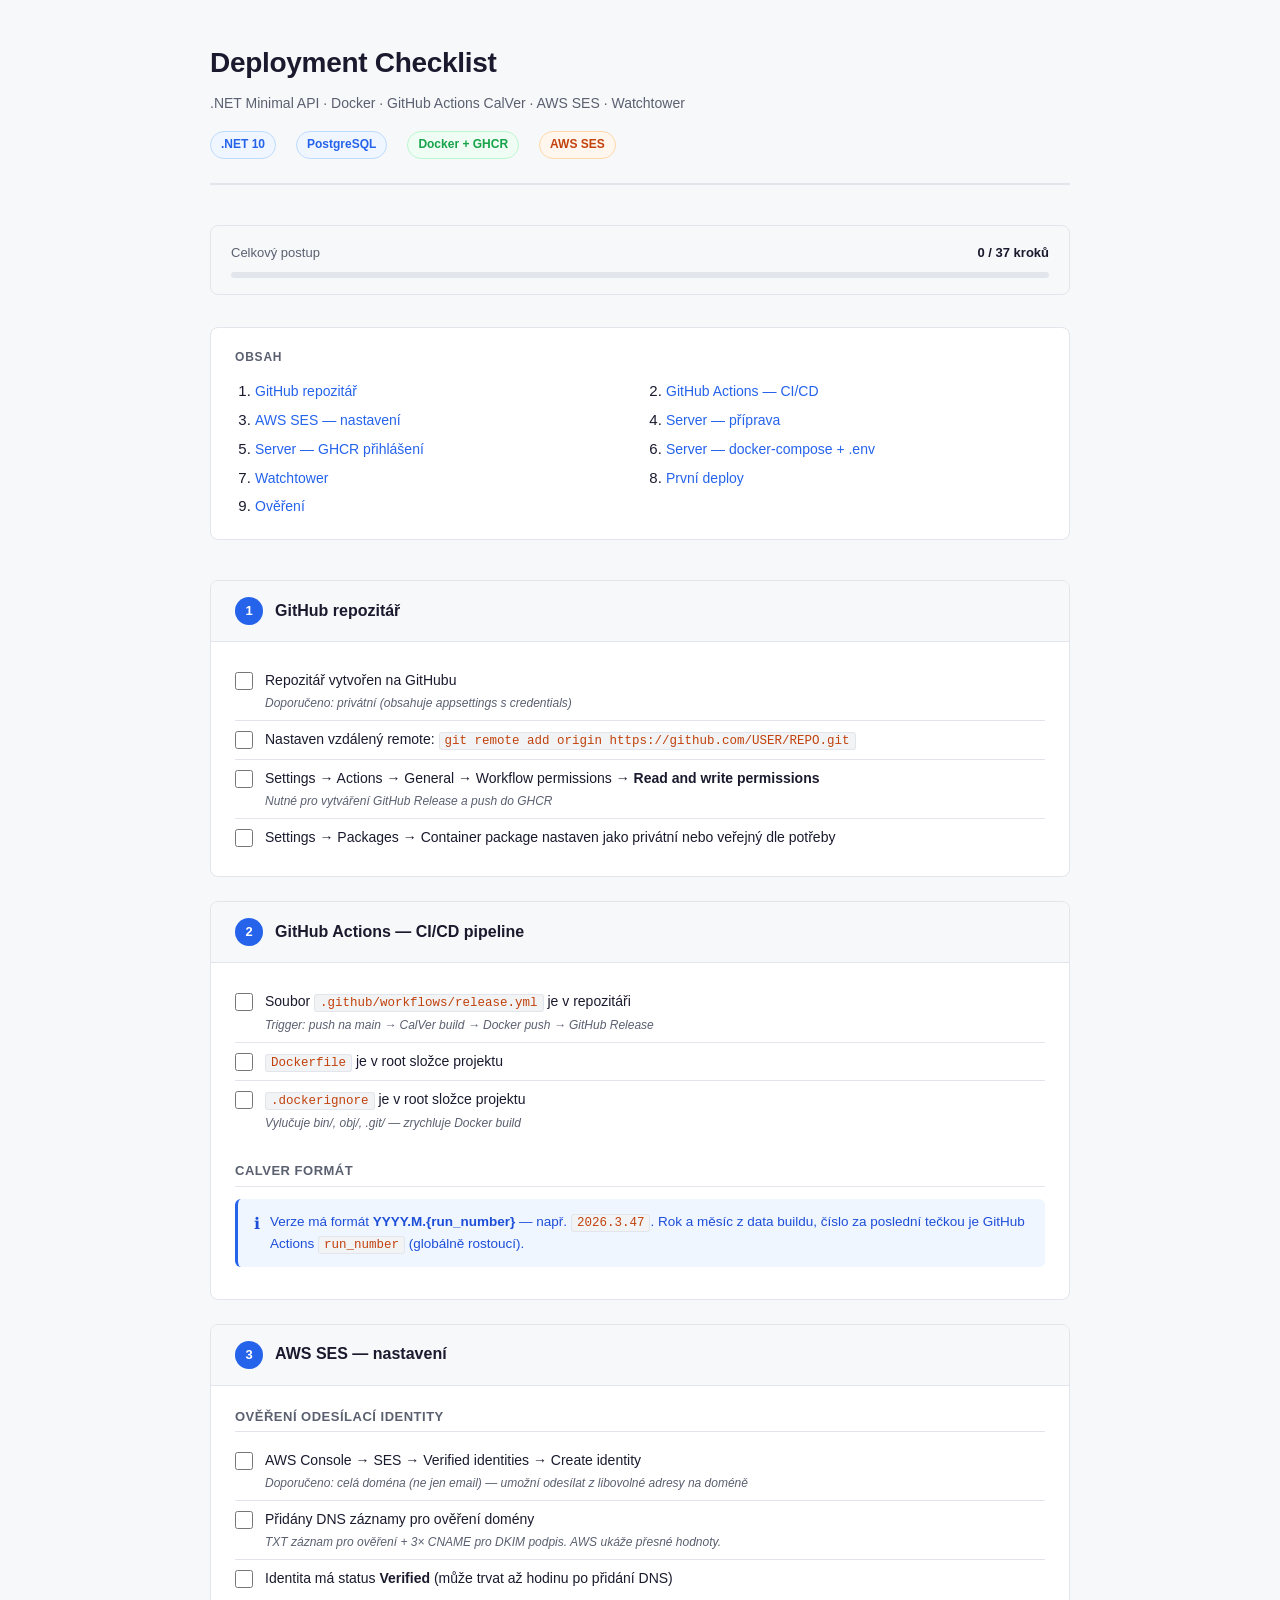
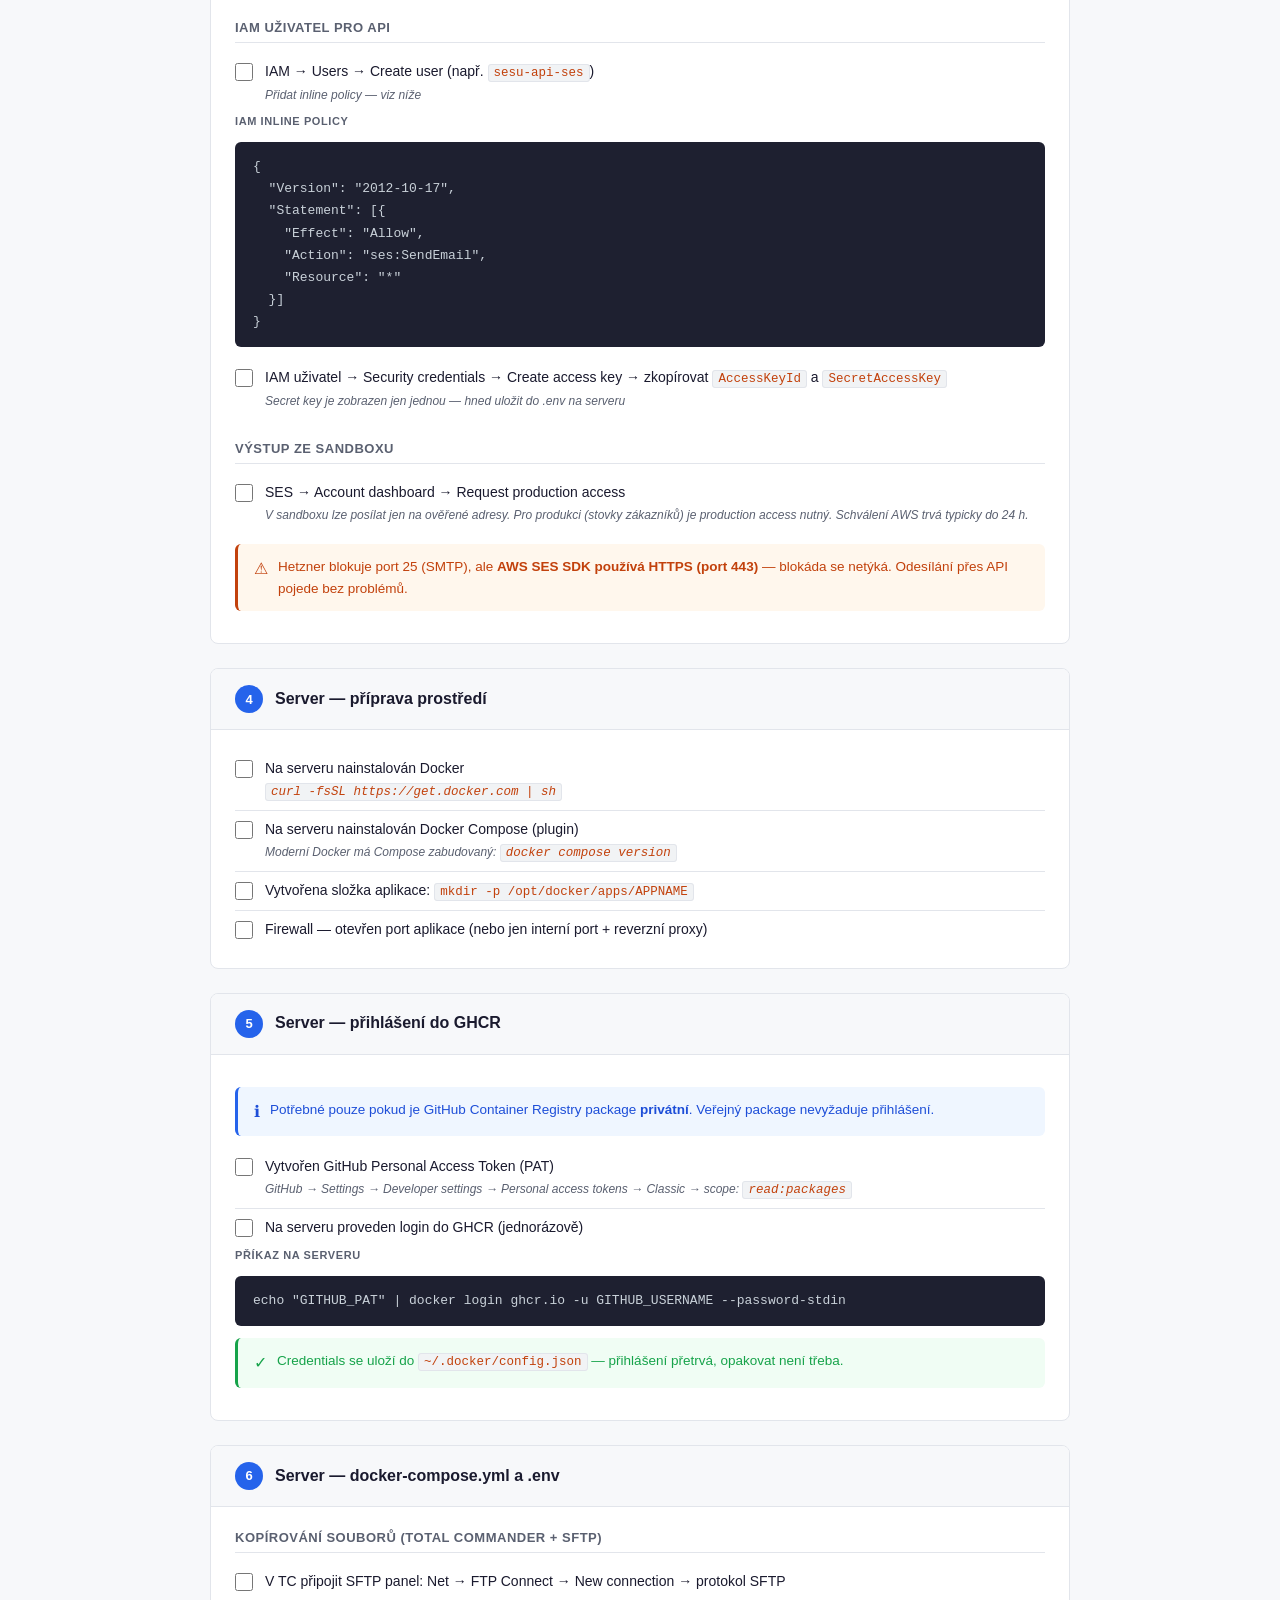
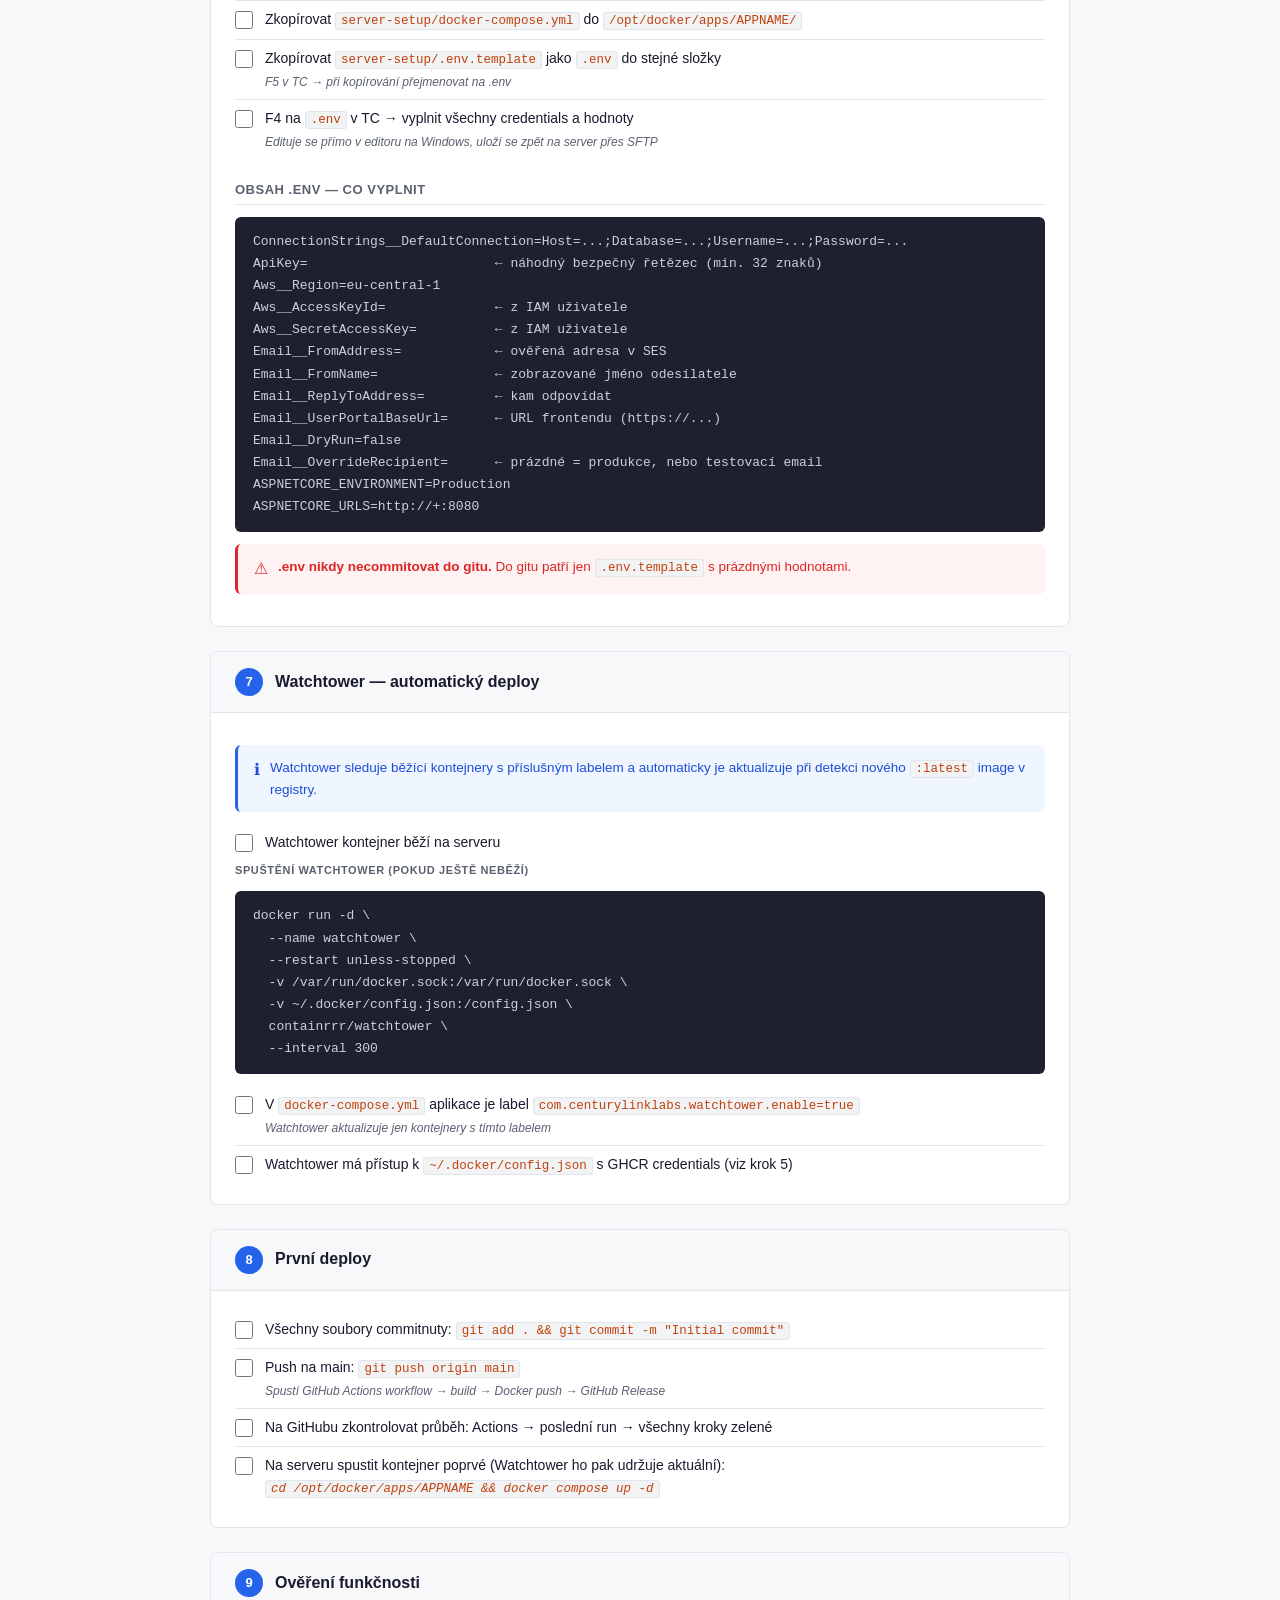
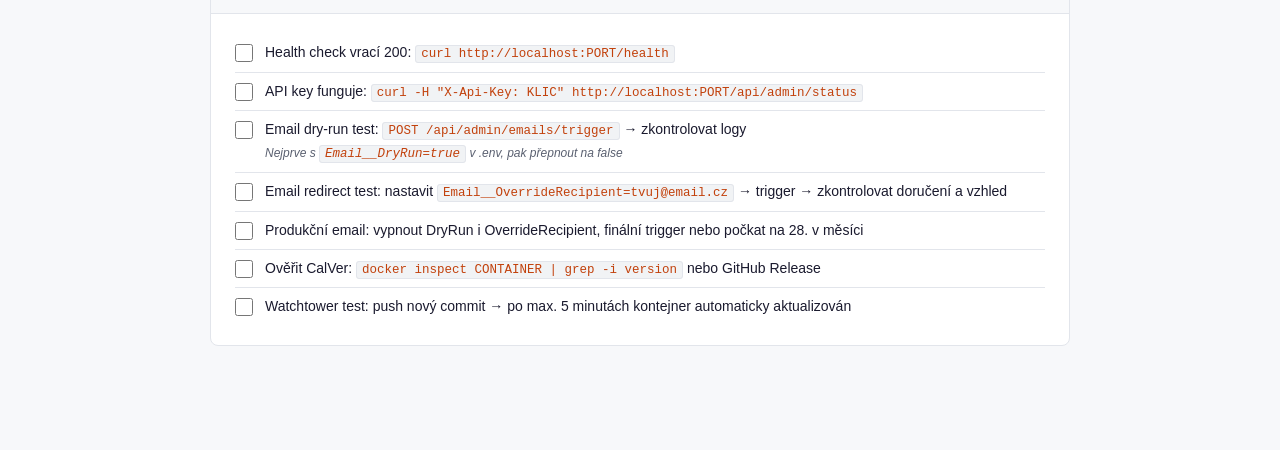
<file: server-setup/deployment-checklist.html>
<!DOCTYPE html>
<html lang="cs">
<head>
  <meta charset="UTF-8" />
  <meta name="viewport" content="width=device-width, initial-scale=1.0" />
  <title>Deployment Checklist — .NET API + Docker + AWS SES</title>
  <style>
    *, *::before, *::after { box-sizing: border-box; margin: 0; padding: 0; }

    :root {
      --bg:       #F7F8FA;
      --white:    #FFFFFF;
      --ink:      #1A1A2E;
      --muted:    #5A6070;
      --line:     #E2E5EB;
      --accent:   #2563EB;
      --accent-bg:#EFF6FF;
      --green:    #16A34A;
      --green-bg: #F0FDF4;
      --green-bd: #BBF7D0;
      --orange:   #C2410C;
      --orange-bg:#FFF7ED;
      --orange-bd:#FED7AA;
      --red:      #DC2626;
      --red-bg:   #FEF2F2;
      --red-bd:   #FECACA;
      --code-bg:  #1E2030;
      --code-fg:  #C9D1D9;
    }

    body {
      font-family: -apple-system, BlinkMacSystemFont, 'Segoe UI', sans-serif;
      background: var(--bg);
      color: var(--ink);
      font-size: 15px;
      line-height: 1.65;
      padding: 40px 20px 80px;
      -webkit-font-smoothing: antialiased;
    }

    .page {
      max-width: 860px;
      margin: 0 auto;
    }

    /* ── Doc header ── */
    .doc-header {
      margin-bottom: 40px;
      padding-bottom: 24px;
      border-bottom: 2px solid var(--line);
    }

    .doc-title {
      font-size: 28px;
      font-weight: 700;
      color: var(--ink);
      letter-spacing: -.3px;
      margin-bottom: 6px;
    }

    .doc-sub {
      color: var(--muted);
      font-size: 14px;
    }

    .doc-meta {
      display: flex;
      gap: 20px;
      margin-top: 16px;
      flex-wrap: wrap;
    }

    .badge {
      font-size: 12px;
      font-weight: 600;
      padding: 3px 10px;
      border-radius: 20px;
      border: 1px solid;
    }

    .badge-blue   { background: var(--accent-bg); color: var(--accent); border-color: #BFDBFE; }
    .badge-green  { background: var(--green-bg);  color: var(--green);  border-color: var(--green-bd); }
    .badge-orange { background: var(--orange-bg); color: var(--orange); border-color: var(--orange-bd); }

    /* ── TOC ── */
    .toc {
      background: var(--white);
      border: 1px solid var(--line);
      border-radius: 8px;
      padding: 20px 24px;
      margin-bottom: 40px;
    }

    .toc-title {
      font-size: 12px;
      font-weight: 700;
      text-transform: uppercase;
      letter-spacing: .8px;
      color: var(--muted);
      margin-bottom: 12px;
    }

    .toc ol {
      padding-left: 20px;
      display: grid;
      grid-template-columns: 1fr 1fr;
      gap: 4px 32px;
    }

    .toc a {
      color: var(--accent);
      text-decoration: none;
      font-size: 14px;
    }

    .toc a:hover { text-decoration: underline; }

    /* ── Sections ── */
    .section {
      background: var(--white);
      border: 1px solid var(--line);
      border-radius: 8px;
      margin-bottom: 24px;
      overflow: hidden;
    }

    .section-header {
      padding: 16px 24px;
      border-bottom: 1px solid var(--line);
      display: flex;
      align-items: center;
      gap: 12px;
      background: var(--bg);
    }

    .section-num {
      width: 28px;
      height: 28px;
      border-radius: 50%;
      background: var(--accent);
      color: white;
      font-size: 13px;
      font-weight: 700;
      display: flex;
      align-items: center;
      justify-content: center;
      flex-shrink: 0;
    }

    .section-title {
      font-size: 16px;
      font-weight: 700;
      color: var(--ink);
      flex: 1;
    }

    .section-body {
      padding: 20px 24px;
    }

    /* ── Checklist ── */
    .checklist {
      list-style: none;
    }

    .checklist li {
      display: flex;
      align-items: flex-start;
      gap: 12px;
      padding: 8px 0;
      border-bottom: 1px solid var(--line);
    }

    .checklist li:last-child { border-bottom: none; }

    .checklist input[type="checkbox"] {
      width: 18px;
      height: 18px;
      margin-top: 2px;
      accent-color: var(--accent);
      flex-shrink: 0;
      cursor: pointer;
    }

    .checklist label {
      cursor: pointer;
      font-size: 14px;
      line-height: 1.5;
      flex: 1;
    }

    .checklist input:checked + label {
      text-decoration: line-through;
      color: var(--muted);
    }

    .check-note {
      display: block;
      font-size: 12px;
      color: var(--muted);
      margin-top: 3px;
      font-style: italic;
    }

    /* ── Code blocks ── */
    .code-block {
      background: var(--code-bg);
      border-radius: 6px;
      padding: 14px 18px;
      margin: 12px 0;
      overflow-x: auto;
    }

    .code-block pre {
      font-family: 'Cascadia Code', 'Fira Code', 'Courier New', monospace;
      font-size: 13px;
      color: var(--code-fg);
      line-height: 1.7;
      white-space: pre;
    }

    .code-label {
      font-size: 11px;
      font-weight: 600;
      text-transform: uppercase;
      letter-spacing: .6px;
      color: var(--muted);
      margin-bottom: 6px;
    }

    /* ── Callouts ── */
    .callout {
      border-radius: 6px;
      padding: 12px 16px;
      margin: 12px 0;
      font-size: 13.5px;
      line-height: 1.6;
      border-left: 3px solid;
      display: flex;
      gap: 10px;
    }

    .callout-icon { flex-shrink: 0; font-size: 16px; }

    .callout-warn  { background: var(--orange-bg); border-color: var(--orange); color: var(--orange); }
    .callout-info  { background: var(--accent-bg); border-color: var(--accent); color: #1D4ED8; }
    .callout-ok    { background: var(--green-bg);  border-color: var(--green);  color: var(--green); }
    .callout-danger{ background: var(--red-bg);    border-color: var(--red);    color: var(--red); }

    /* ── Dividers within sections ── */
    .subsection-title {
      font-size: 13px;
      font-weight: 700;
      text-transform: uppercase;
      letter-spacing: .5px;
      color: var(--muted);
      margin: 20px 0 10px;
      padding-bottom: 4px;
      border-bottom: 1px solid var(--line);
    }

    .subsection-title:first-child { margin-top: 0; }

    /* ── Inline code ── */
    code {
      background: #F1F3F5;
      border: 1px solid var(--line);
      border-radius: 3px;
      padding: 1px 5px;
      font-family: 'Courier New', monospace;
      font-size: 12.5px;
      color: var(--orange);
    }

    /* ── Progress bar ── */
    .progress-wrap {
      background: var(--bg);
      border: 1px solid var(--line);
      border-radius: 8px;
      padding: 16px 20px;
      margin-bottom: 32px;
      position: sticky;
      top: 16px;
      z-index: 10;
    }

    .progress-label {
      font-size: 13px;
      color: var(--muted);
      margin-bottom: 8px;
      display: flex;
      justify-content: space-between;
    }

    .progress-label strong { color: var(--ink); }

    .progress-track {
      height: 6px;
      background: var(--line);
      border-radius: 3px;
      overflow: hidden;
    }

    .progress-fill {
      height: 100%;
      background: linear-gradient(90deg, var(--accent), var(--green));
      border-radius: 3px;
      transition: width .3s ease;
    }

    @media (max-width: 600px) {
      .toc ol { grid-template-columns: 1fr; }
      .section-body { padding: 16px; }
    }
  </style>
</head>
<body>
<div class="page">

  <!-- Header -->
  <div class="doc-header">
    <div class="doc-title">Deployment Checklist</div>
    <div class="doc-sub">.NET Minimal API · Docker · GitHub Actions CalVer · AWS SES · Watchtower</div>
    <div class="doc-meta">
      <span class="badge badge-blue">.NET 10</span>
      <span class="badge badge-blue">PostgreSQL</span>
      <span class="badge badge-green">Docker + GHCR</span>
      <span class="badge badge-orange">AWS SES</span>
    </div>
  </div>

  <!-- Progress -->
  <div class="progress-wrap">
    <div class="progress-label">
      <span>Celkový postup</span>
      <strong><span id="doneCount">0</span> / <span id="totalCount">0</span> kroků</strong>
    </div>
    <div class="progress-track">
      <div class="progress-fill" id="progressFill" style="width:0%"></div>
    </div>
  </div>

  <!-- TOC -->
  <div class="toc">
    <div class="toc-title">Obsah</div>
    <ol>
      <li><a href="#s1">GitHub repozitář</a></li>
      <li><a href="#s2">GitHub Actions — CI/CD</a></li>
      <li><a href="#s3">AWS SES — nastavení</a></li>
      <li><a href="#s4">Server — příprava</a></li>
      <li><a href="#s5">Server — GHCR přihlášení</a></li>
      <li><a href="#s6">Server — docker-compose + .env</a></li>
      <li><a href="#s7">Watchtower</a></li>
      <li><a href="#s8">První deploy</a></li>
      <li><a href="#s9">Ověření</a></li>
    </ol>
  </div>

  <!-- 1. GitHub -->
  <div class="section" id="s1">
    <div class="section-header">
      <div class="section-num">1</div>
      <div class="section-title">GitHub repozitář</div>
    </div>
    <div class="section-body">
      <ul class="checklist">
        <li>
          <input type="checkbox" id="c1"><label for="c1">Repozitář vytvořen na GitHubu
            <span class="check-note">Doporučeno: privátní (obsahuje appsettings s credentials)</span>
          </label>
        </li>
        <li>
          <input type="checkbox" id="c2"><label for="c2">Nastaven vzdálený remote: <code>git remote add origin https://github.com/USER/REPO.git</code></label>
        </li>
        <li>
          <input type="checkbox" id="c3"><label for="c3">Settings → Actions → General → Workflow permissions → <strong>Read and write permissions</strong>
            <span class="check-note">Nutné pro vytváření GitHub Release a push do GHCR</span>
          </label>
        </li>
        <li>
          <input type="checkbox" id="c4"><label for="c4">Settings → Packages → Container package nastaven jako privátní nebo veřejný dle potřeby</label>
        </li>
      </ul>
    </div>
  </div>

  <!-- 2. GitHub Actions -->
  <div class="section" id="s2">
    <div class="section-header">
      <div class="section-num">2</div>
      <div class="section-title">GitHub Actions — CI/CD pipeline</div>
    </div>
    <div class="section-body">
      <ul class="checklist">
        <li>
          <input type="checkbox" id="c5"><label for="c5">Soubor <code>.github/workflows/release.yml</code> je v repozitáři
            <span class="check-note">Trigger: push na main → CalVer build → Docker push → GitHub Release</span>
          </label>
        </li>
        <li>
          <input type="checkbox" id="c6"><label for="c6"><code>Dockerfile</code> je v root složce projektu</label>
        </li>
        <li>
          <input type="checkbox" id="c7"><label for="c7"><code>.dockerignore</code> je v root složce projektu
            <span class="check-note">Vylučuje bin/, obj/, .git/ — zrychluje Docker build</span>
          </label>
        </li>
      </ul>

      <div class="subsection-title">CalVer formát</div>
      <div class="callout callout-info">
        <span class="callout-icon">ℹ</span>
        <span>Verze má formát <strong>YYYY.M.{run_number}</strong> — např. <code>2026.3.47</code>. Rok a měsíc z data buildu, číslo za poslední tečkou je GitHub Actions <code>run_number</code> (globálně rostoucí).</span>
      </div>
    </div>
  </div>

  <!-- 3. AWS SES -->
  <div class="section" id="s3">
    <div class="section-header">
      <div class="section-num">3</div>
      <div class="section-title">AWS SES — nastavení</div>
    </div>
    <div class="section-body">

      <div class="subsection-title">Ověření odesílací identity</div>
      <ul class="checklist">
        <li>
          <input type="checkbox" id="c8"><label for="c8">AWS Console → SES → Verified identities → Create identity
            <span class="check-note">Doporučeno: celá doména (ne jen email) — umožní odesílat z libovolné adresy na doméně</span>
          </label>
        </li>
        <li>
          <input type="checkbox" id="c9"><label for="c9">Přidány DNS záznamy pro ověření domény
            <span class="check-note">TXT záznam pro ověření + 3× CNAME pro DKIM podpis. AWS ukáže přesné hodnoty.</span>
          </label>
        </li>
        <li>
          <input type="checkbox" id="c10"><label for="c10">Identita má status <strong>Verified</strong> (může trvat až hodinu po přidání DNS)</label>
        </li>
      </ul>

      <div class="subsection-title">IAM uživatel pro API</div>
      <ul class="checklist">
        <li>
          <input type="checkbox" id="c11"><label for="c11">IAM → Users → Create user (např. <code>sesu-api-ses</code>)
            <span class="check-note">Přidat inline policy — viz níže</span>
          </label>
        </li>
      </ul>

      <div class="code-label">IAM inline policy</div>
      <div class="code-block"><pre>{
  "Version": "2012-10-17",
  "Statement": [{
    "Effect": "Allow",
    "Action": "ses:SendEmail",
    "Resource": "*"
  }]
}</pre></div>

      <ul class="checklist">
        <li>
          <input type="checkbox" id="c12"><label for="c12">IAM uživatel → Security credentials → Create access key → zkopírovat <code>AccessKeyId</code> a <code>SecretAccessKey</code>
            <span class="check-note">Secret key je zobrazen jen jednou — hned uložit do .env na serveru</span>
          </label>
        </li>
      </ul>

      <div class="subsection-title">Výstup ze sandboxu</div>
      <ul class="checklist">
        <li>
          <input type="checkbox" id="c13"><label for="c13">SES → Account dashboard → Request production access
            <span class="check-note">V sandboxu lze posílat jen na ověřené adresy. Pro produkci (stovky zákazníků) je production access nutný. Schválení AWS trvá typicky do 24 h.</span>
          </label>
        </li>
      </ul>

      <div class="callout callout-warn">
        <span class="callout-icon">⚠</span>
        <span>Hetzner blokuje port 25 (SMTP), ale <strong>AWS SES SDK používá HTTPS (port 443)</strong> — blokáda se netýká. Odesílání přes API pojede bez problémů.</span>
      </div>
    </div>
  </div>

  <!-- 4. Server příprava -->
  <div class="section" id="s4">
    <div class="section-header">
      <div class="section-num">4</div>
      <div class="section-title">Server — příprava prostředí</div>
    </div>
    <div class="section-body">
      <ul class="checklist">
        <li>
          <input type="checkbox" id="c14"><label for="c14">Na serveru nainstalován Docker
            <span class="check-note"><code>curl -fsSL https://get.docker.com | sh</code></span>
          </label>
        </li>
        <li>
          <input type="checkbox" id="c15"><label for="c15">Na serveru nainstalován Docker Compose (plugin)
            <span class="check-note">Moderní Docker má Compose zabudovaný: <code>docker compose version</code></span>
          </label>
        </li>
        <li>
          <input type="checkbox" id="c16"><label for="c16">Vytvořena složka aplikace: <code>mkdir -p /opt/docker/apps/APPNAME</code></label>
        </li>
        <li>
          <input type="checkbox" id="c17"><label for="c17">Firewall — otevřen port aplikace (nebo jen interní port + reverzní proxy)</label>
        </li>
      </ul>
    </div>
  </div>

  <!-- 5. GHCR login -->
  <div class="section" id="s5">
    <div class="section-header">
      <div class="section-num">5</div>
      <div class="section-title">Server — přihlášení do GHCR</div>
    </div>
    <div class="section-body">
      <div class="callout callout-info">
        <span class="callout-icon">ℹ</span>
        <span>Potřebné pouze pokud je GitHub Container Registry package <strong>privátní</strong>. Veřejný package nevyžaduje přihlášení.</span>
      </div>
      <ul class="checklist">
        <li>
          <input type="checkbox" id="c18"><label for="c18">Vytvořen GitHub Personal Access Token (PAT)
            <span class="check-note">GitHub → Settings → Developer settings → Personal access tokens → Classic → scope: <code>read:packages</code></span>
          </label>
        </li>
        <li>
          <input type="checkbox" id="c19"><label for="c19">Na serveru proveden login do GHCR (jednorázově)</label>
        </li>
      </ul>

      <div class="code-label">Příkaz na serveru</div>
      <div class="code-block"><pre>echo "GITHUB_PAT" | docker login ghcr.io -u GITHUB_USERNAME --password-stdin</pre></div>

      <div class="callout callout-ok">
        <span class="callout-icon">✓</span>
        <span>Credentials se uloží do <code>~/.docker/config.json</code> — přihlášení přetrvá, opakovat není třeba.</span>
      </div>
    </div>
  </div>

  <!-- 6. docker-compose + .env -->
  <div class="section" id="s6">
    <div class="section-header">
      <div class="section-num">6</div>
      <div class="section-title">Server — docker-compose.yml a .env</div>
    </div>
    <div class="section-body">
      <div class="subsection-title">Kopírování souborů (Total Commander + SFTP)</div>
      <ul class="checklist">
        <li>
          <input type="checkbox" id="c20"><label for="c20">V TC připojit SFTP panel: Net → FTP Connect → New connection → protokol SFTP</label>
        </li>
        <li>
          <input type="checkbox" id="c21"><label for="c21">Zkopírovat <code>server-setup/docker-compose.yml</code> do <code>/opt/docker/apps/APPNAME/</code></label>
        </li>
        <li>
          <input type="checkbox" id="c22"><label for="c22">Zkopírovat <code>server-setup/.env.template</code> jako <code>.env</code> do stejné složky
            <span class="check-note">F5 v TC → při kopírování přejmenovat na .env</span>
          </label>
        </li>
        <li>
          <input type="checkbox" id="c23"><label for="c23">F4 na <code>.env</code> v TC → vyplnit všechny credentials a hodnoty
            <span class="check-note">Edituje se přímo v editoru na Windows, uloží se zpět na server přes SFTP</span>
          </label>
        </li>
      </ul>

      <div class="subsection-title">Obsah .env — co vyplnit</div>
      <div class="code-block"><pre>ConnectionStrings__DefaultConnection=Host=...;Database=...;Username=...;Password=...
ApiKey=                        ← náhodný bezpečný řetězec (min. 32 znaků)
Aws__Region=eu-central-1
Aws__AccessKeyId=              ← z IAM uživatele
Aws__SecretAccessKey=          ← z IAM uživatele
Email__FromAddress=            ← ověřená adresa v SES
Email__FromName=               ← zobrazované jméno odesílatele
Email__ReplyToAddress=         ← kam odpovídat
Email__UserPortalBaseUrl=      ← URL frontendu (https://...)
Email__DryRun=false
Email__OverrideRecipient=      ← prázdné = produkce, nebo testovací email
ASPNETCORE_ENVIRONMENT=Production
ASPNETCORE_URLS=http://+:8080</pre></div>

      <div class="callout callout-danger">
        <span class="callout-icon">⚠</span>
        <span><strong>.env nikdy necommitovat do gitu.</strong> Do gitu patří jen <code>.env.template</code> s prázdnými hodnotami.</span>
      </div>
    </div>
  </div>

  <!-- 7. Watchtower -->
  <div class="section" id="s7">
    <div class="section-header">
      <div class="section-num">7</div>
      <div class="section-title">Watchtower — automatický deploy</div>
    </div>
    <div class="section-body">
      <div class="callout callout-info">
        <span class="callout-icon">ℹ</span>
        <span>Watchtower sleduje běžící kontejnery s příslušným labelem a automaticky je aktualizuje při detekci nového <code>:latest</code> image v registry.</span>
      </div>
      <ul class="checklist">
        <li>
          <input type="checkbox" id="c24"><label for="c24">Watchtower kontejner běží na serveru</label>
        </li>
      </ul>

      <div class="code-label">Spuštění Watchtower (pokud ještě neběží)</div>
      <div class="code-block"><pre>docker run -d \
  --name watchtower \
  --restart unless-stopped \
  -v /var/run/docker.sock:/var/run/docker.sock \
  -v ~/.docker/config.json:/config.json \
  containrrr/watchtower \
  --interval 300</pre></div>

      <ul class="checklist">
        <li>
          <input type="checkbox" id="c25"><label for="c25">V <code>docker-compose.yml</code> aplikace je label <code>com.centurylinklabs.watchtower.enable=true</code>
            <span class="check-note">Watchtower aktualizuje jen kontejnery s tímto labelem</span>
          </label>
        </li>
        <li>
          <input type="checkbox" id="c26"><label for="c26">Watchtower má přístup k <code>~/.docker/config.json</code> s GHCR credentials (viz krok 5)</label>
        </li>
      </ul>
    </div>
  </div>

  <!-- 8. První deploy -->
  <div class="section" id="s8">
    <div class="section-header">
      <div class="section-num">8</div>
      <div class="section-title">První deploy</div>
    </div>
    <div class="section-body">
      <ul class="checklist">
        <li>
          <input type="checkbox" id="c27"><label for="c27">Všechny soubory commitnuty: <code>git add . &amp;&amp; git commit -m "Initial commit"</code></label>
        </li>
        <li>
          <input type="checkbox" id="c28"><label for="c28">Push na main: <code>git push origin main</code>
            <span class="check-note">Spustí GitHub Actions workflow → build → Docker push → GitHub Release</span>
          </label>
        </li>
        <li>
          <input type="checkbox" id="c29"><label for="c29">Na GitHubu zkontrolovat průběh: Actions → poslední run → všechny kroky zelené</label>
        </li>
        <li>
          <input type="checkbox" id="c30"><label for="c30">Na serveru spustit kontejner poprvé (Watchtower ho pak udržuje aktuální):
            <span class="check-note"><code>cd /opt/docker/apps/APPNAME &amp;&amp; docker compose up -d</code></span>
          </label>
        </li>
      </ul>
    </div>
  </div>

  <!-- 9. Ověření -->
  <div class="section" id="s9">
    <div class="section-header">
      <div class="section-num">9</div>
      <div class="section-title">Ověření funkčnosti</div>
    </div>
    <div class="section-body">
      <ul class="checklist">
        <li>
          <input type="checkbox" id="c31"><label for="c31">Health check vrací 200: <code>curl http://localhost:PORT/health</code></label>
        </li>
        <li>
          <input type="checkbox" id="c32"><label for="c32">API key funguje: <code>curl -H "X-Api-Key: KLIC" http://localhost:PORT/api/admin/status</code></label>
        </li>
        <li>
          <input type="checkbox" id="c33"><label for="c33">Email dry-run test: <code>POST /api/admin/emails/trigger</code> → zkontrolovat logy
            <span class="check-note">Nejprve s <code>Email__DryRun=true</code> v .env, pak přepnout na false</span>
          </label>
        </li>
        <li>
          <input type="checkbox" id="c34"><label for="c34">Email redirect test: nastavit <code>Email__OverrideRecipient=tvuj@email.cz</code> → trigger → zkontrolovat doručení a vzhled</label>
        </li>
        <li>
          <input type="checkbox" id="c35"><label for="c35">Produkční email: vypnout DryRun i OverrideRecipient, finální trigger nebo počkat na 28. v měsíci</label>
        </li>
        <li>
          <input type="checkbox" id="c36"><label for="c36">Ověřit CalVer: <code>docker inspect CONTAINER | grep -i version</code> nebo GitHub Release</label>
        </li>
        <li>
          <input type="checkbox" id="c37"><label for="c37">Watchtower test: push nový commit → po max. 5 minutách kontejner automaticky aktualizován</label>
        </li>
      </ul>
    </div>
  </div>

</div>

<script>
  function update() {
    const all   = document.querySelectorAll('.checklist input[type="checkbox"]');
    const done  = document.querySelectorAll('.checklist input[type="checkbox"]:checked');
    const pct   = all.length ? Math.round(done.length / all.length * 100) : 0;
    document.getElementById('doneCount').textContent  = done.length;
    document.getElementById('totalCount').textContent = all.length;
    document.getElementById('progressFill').style.width = pct + '%';
  }

  document.querySelectorAll('.checklist input[type="checkbox"]')
    .forEach(cb => cb.addEventListener('change', update));

  update();
</script>
</body>
</html>
</file>
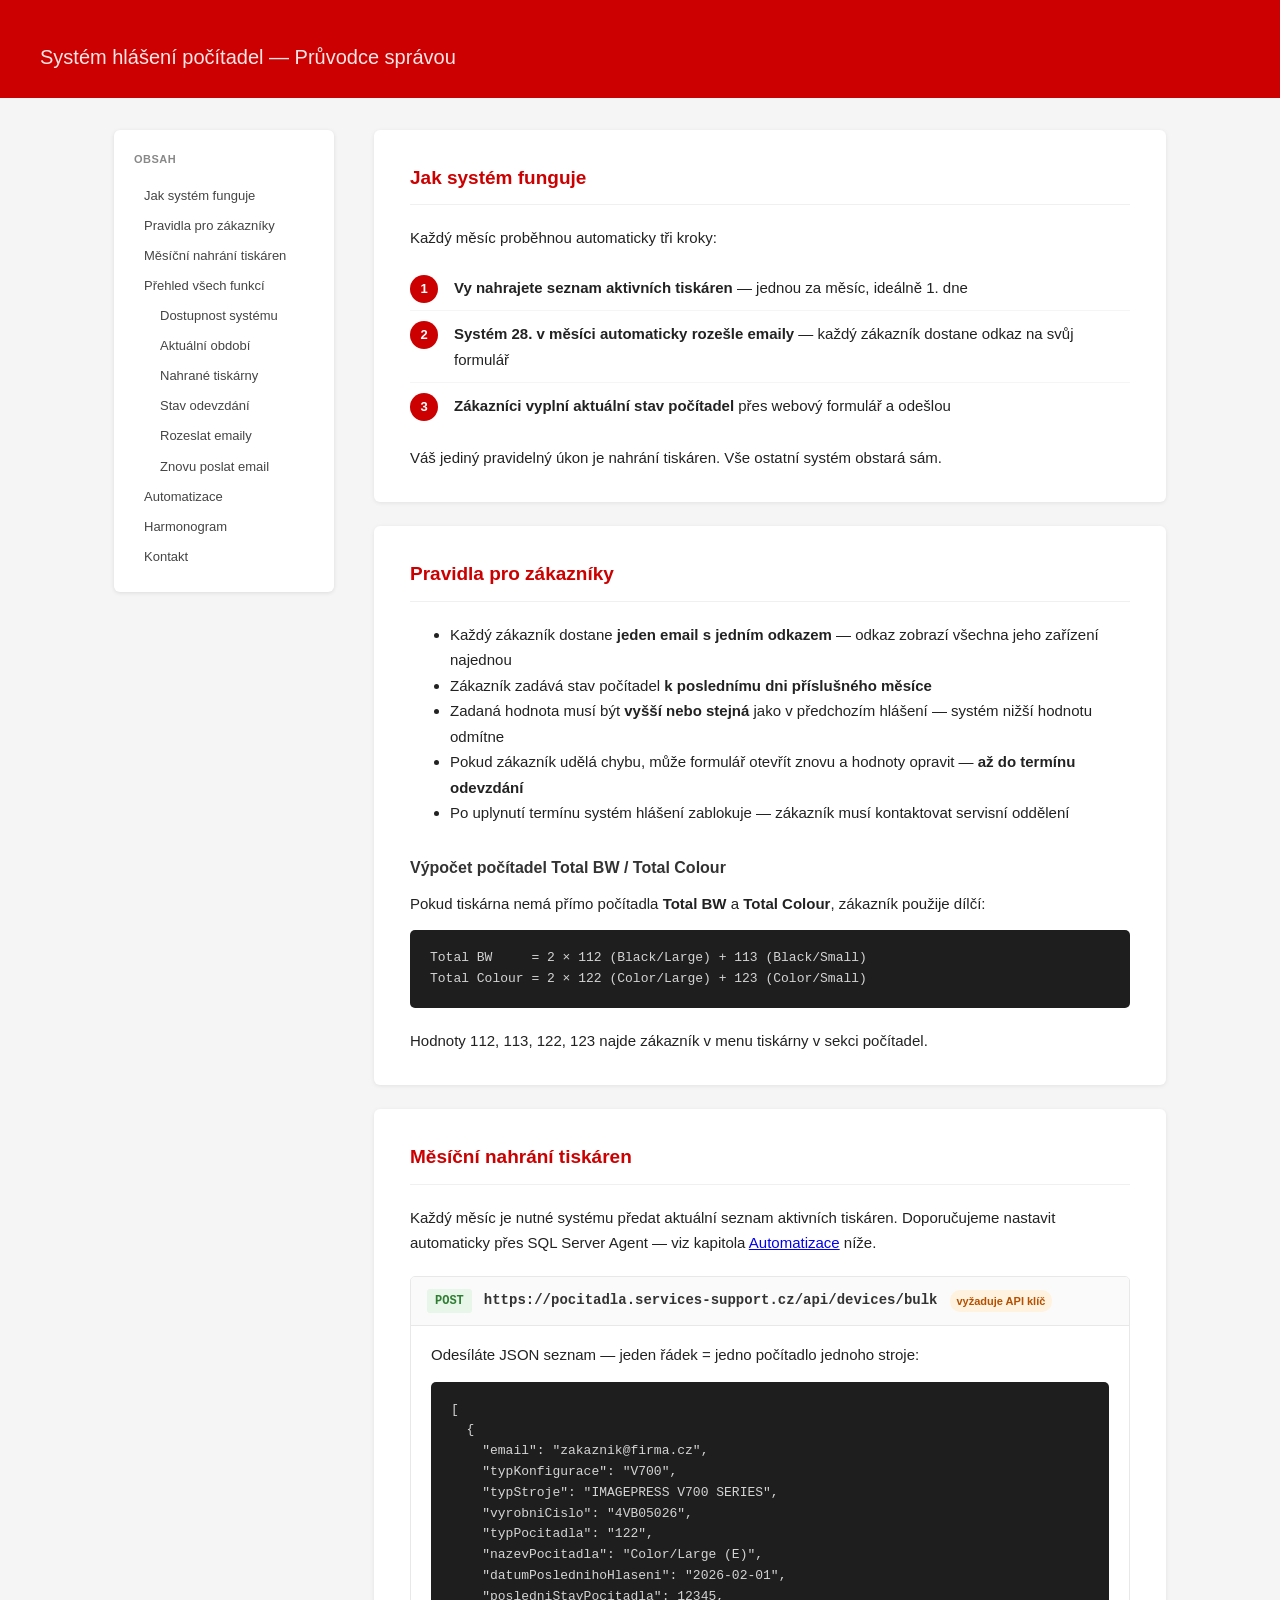
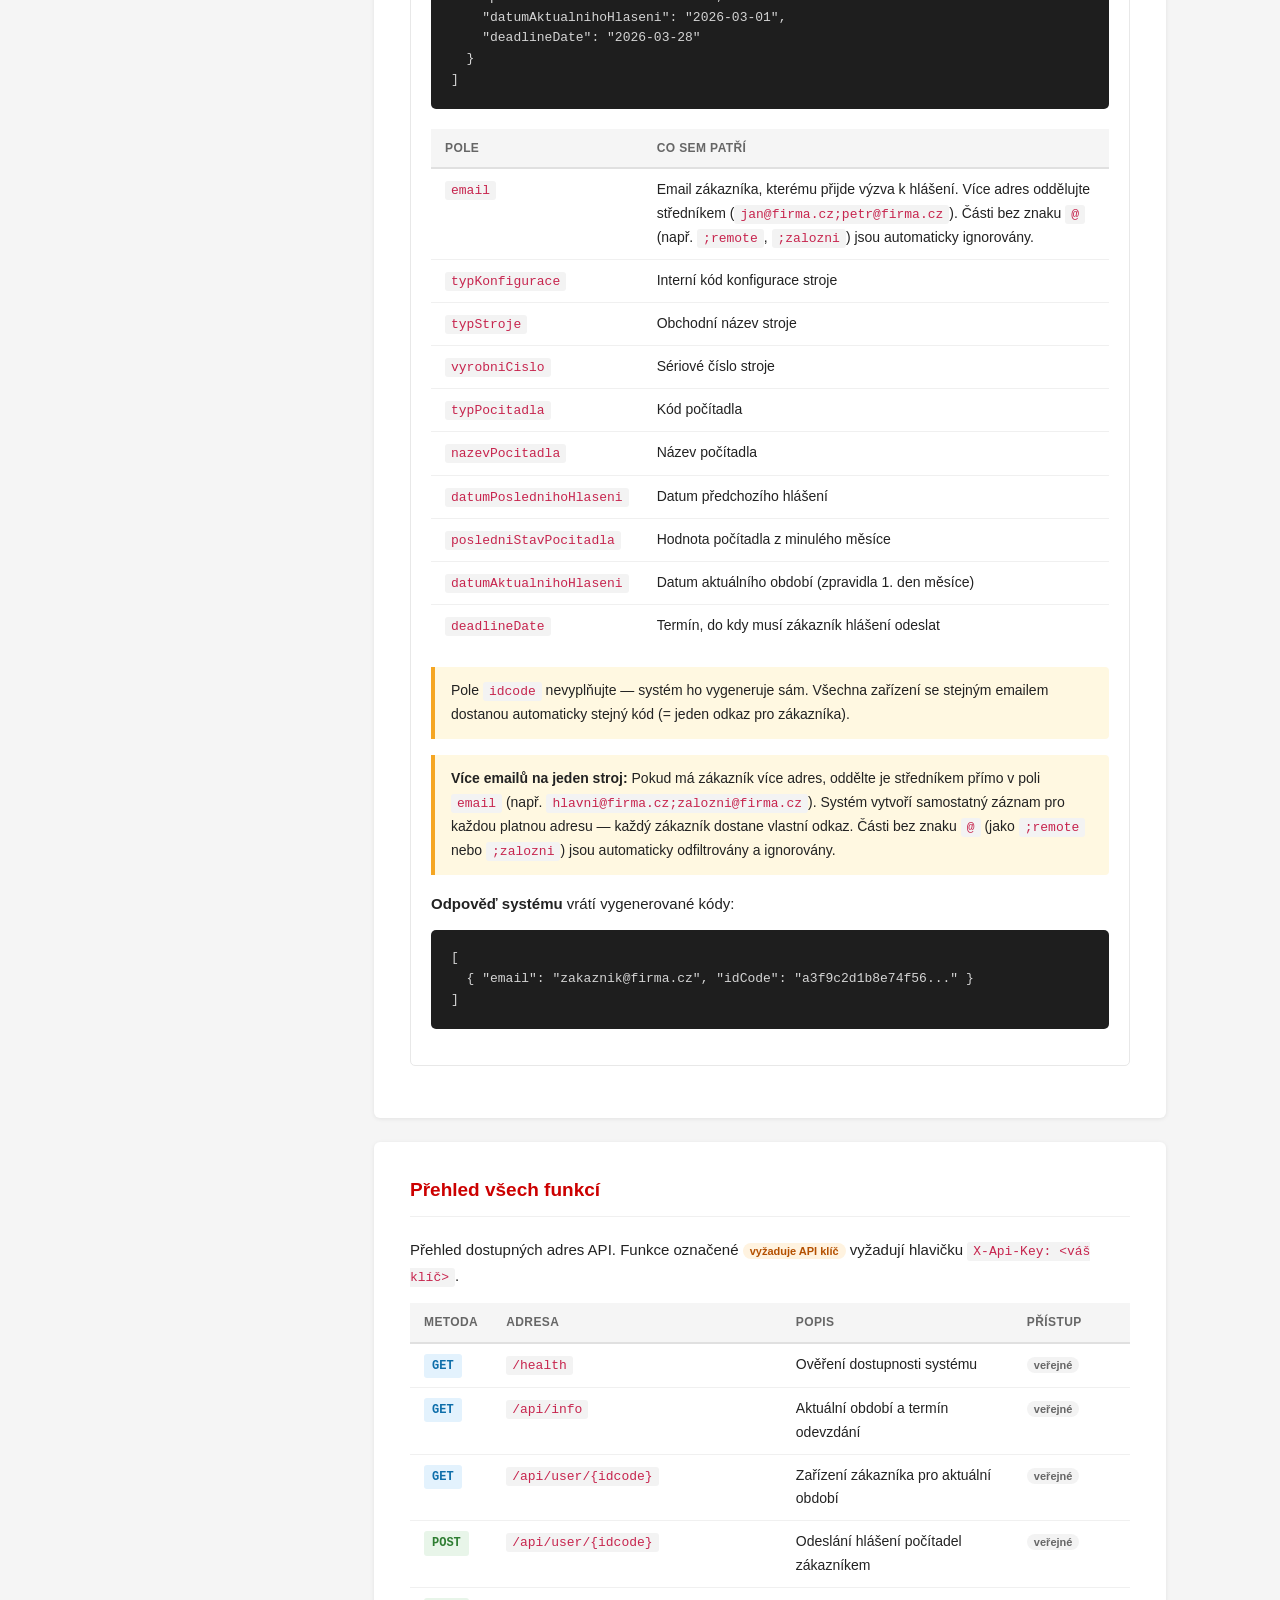
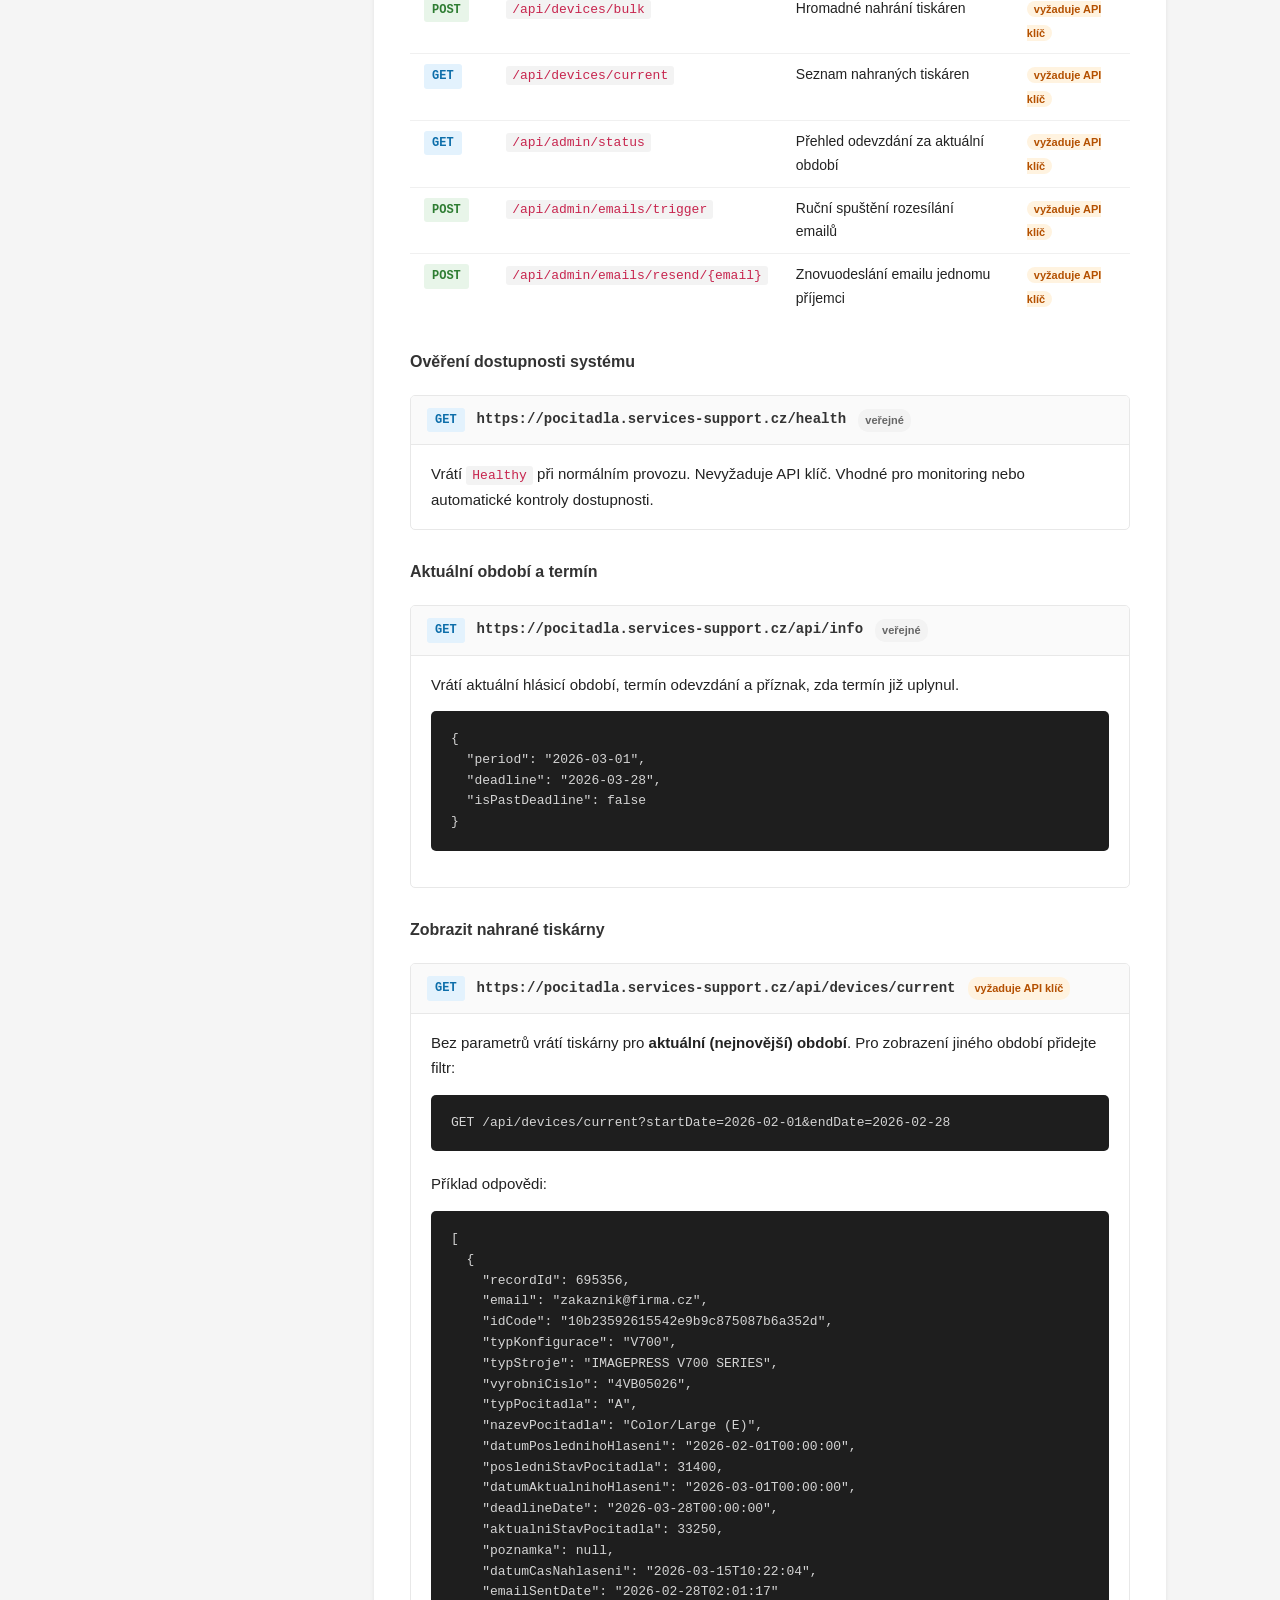
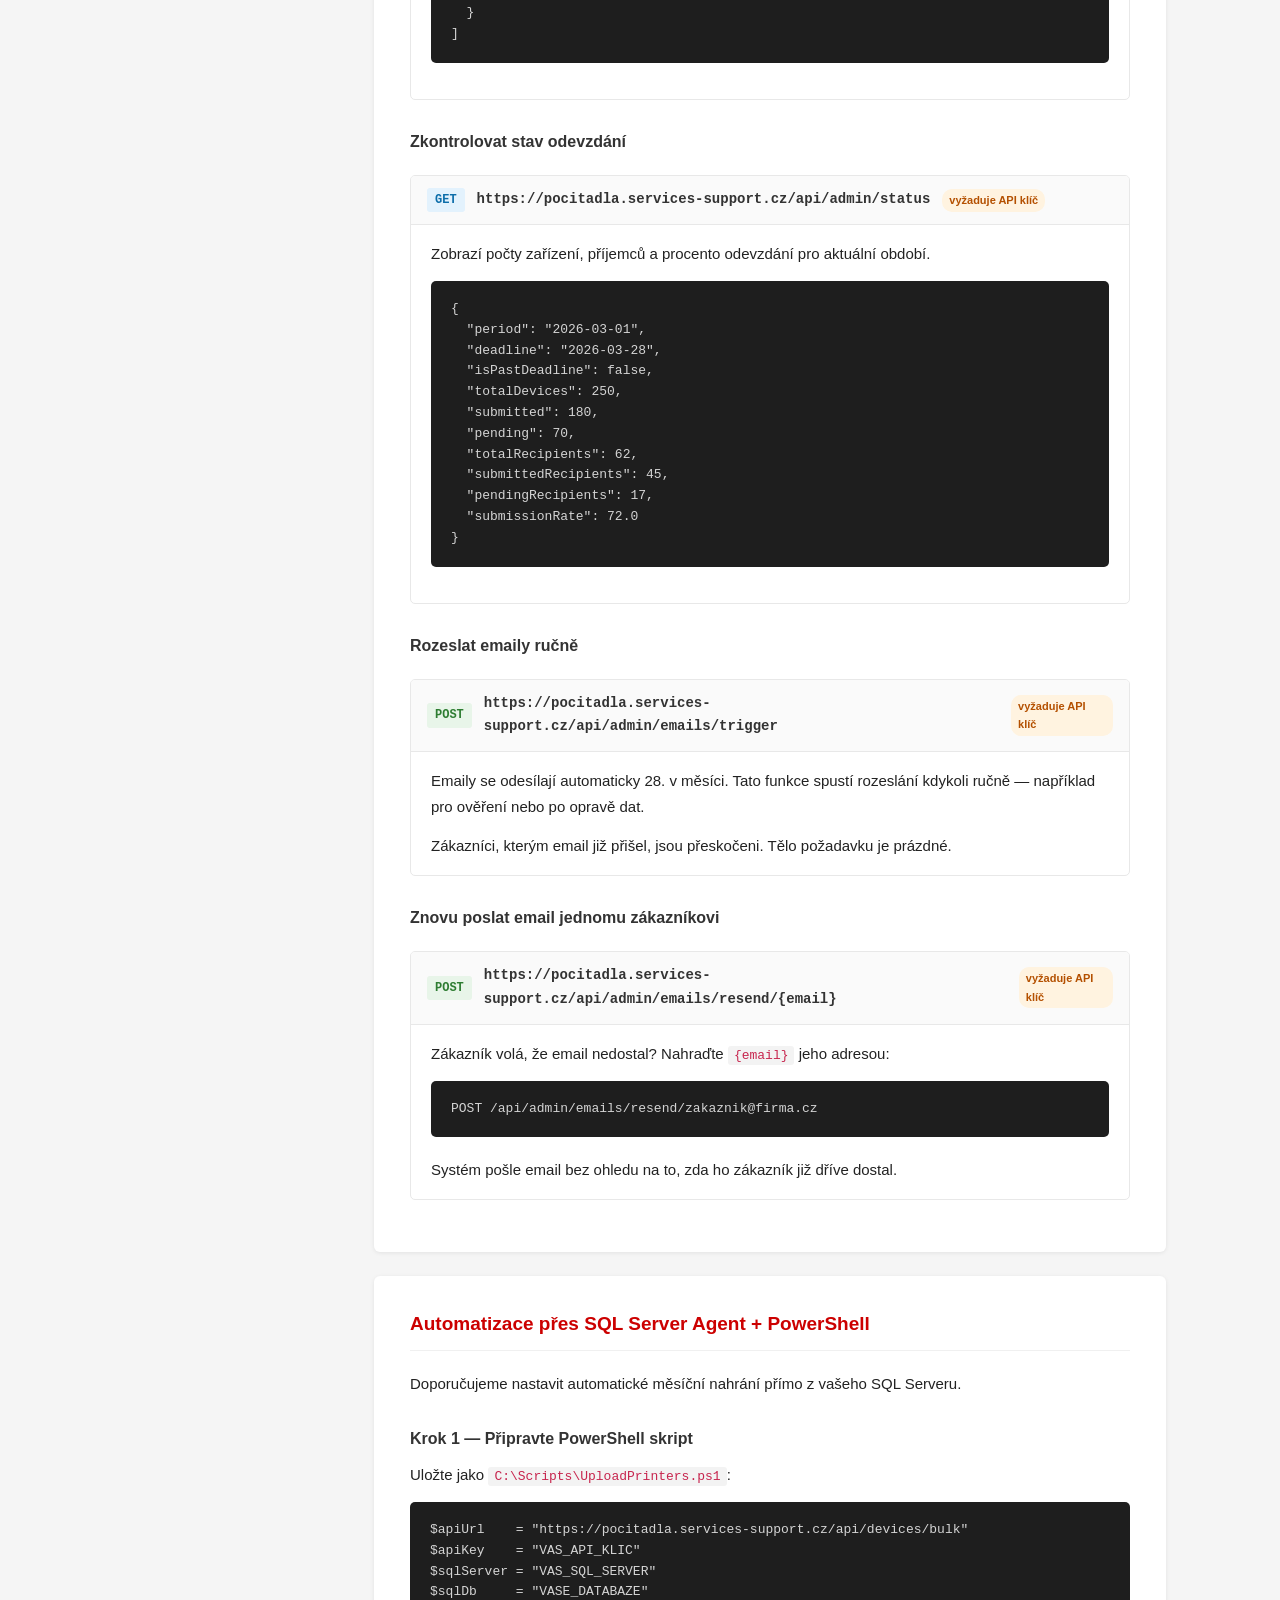
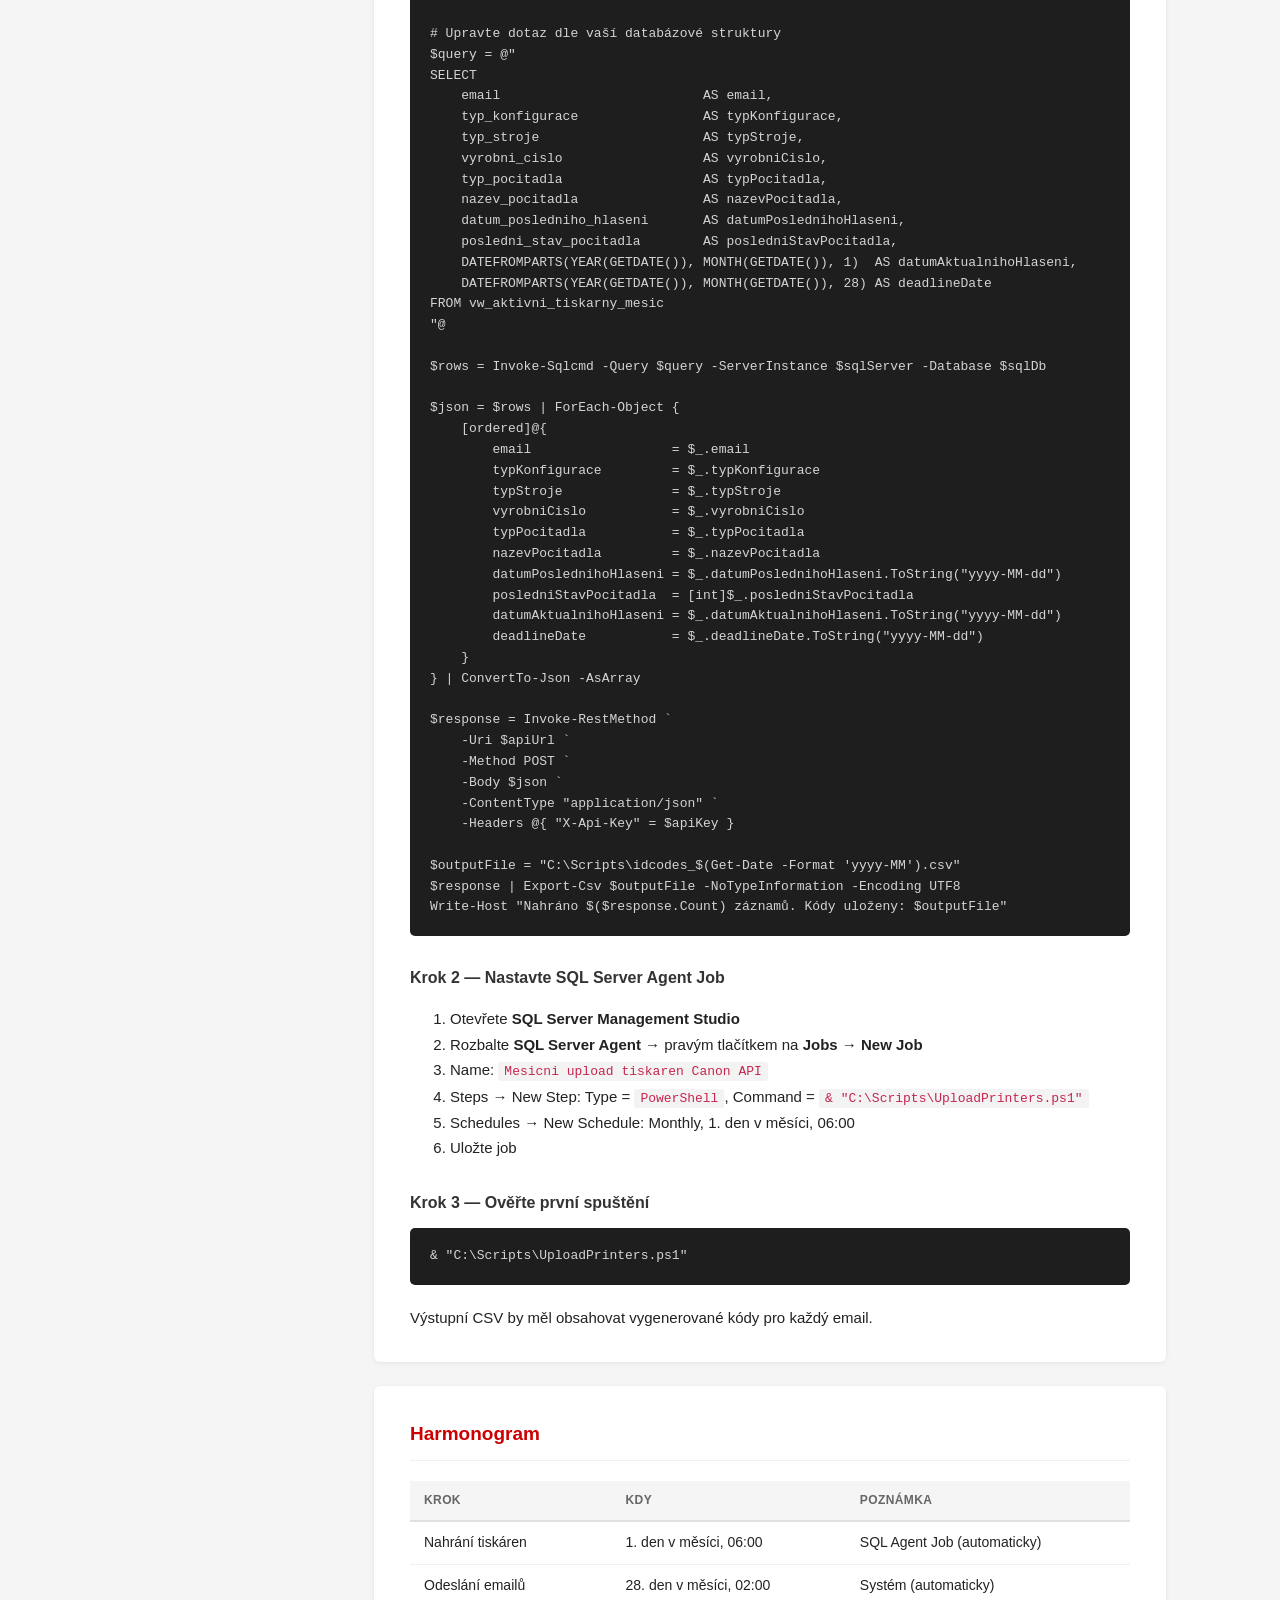
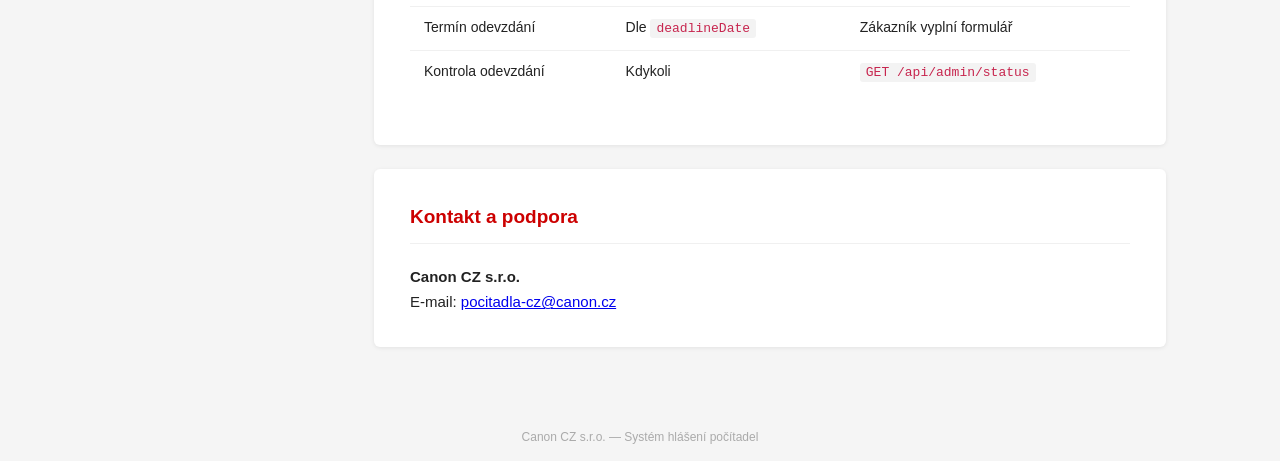
<file: wwwroot/docs/admin_guide_cD7PQh5AvYKsVMF9Fb.html>
<!DOCTYPE html>
<html lang="cs">
<head>
  <meta charset="UTF-8" />
  <meta name="viewport" content="width=device-width, initial-scale=1.0" />
  <title>Systém hlášení počítadel — Průvodce správou</title>
  <style>
    *, *::before, *::after { box-sizing: border-box; }

    body {
      margin: 0;
      font-family: -apple-system, BlinkMacSystemFont, "Segoe UI", Arial, sans-serif;
      font-size: 15px;
      line-height: 1.7;
      color: #222;
      background: #f5f5f5;
    }

    header {
      background: #cc0000;
      color: #fff;
      padding: 28px 40px 24px;
    }
    header .brand { font-size: 22px; font-weight: 700; letter-spacing: 1px; }
    header .brand span { font-size: 14px; font-weight: 400; opacity: .7; margin-left: 8px; }
    header h1 { margin: 12px 0 0; font-size: 20px; font-weight: 400; opacity: .9; }

    .layout {
      display: flex;
      max-width: 1100px;
      margin: 0 auto;
      padding: 32px 24px;
      gap: 40px;
      align-items: flex-start;
    }

    nav {
      flex: 0 0 220px;
      position: sticky;
      top: 24px;
      background: #fff;
      border-radius: 6px;
      padding: 20px;
      box-shadow: 0 1px 4px rgba(0,0,0,.1);
      font-size: 13px;
    }
    nav .nav-title { font-weight: 700; text-transform: uppercase; letter-spacing: .5px; color: #888; font-size: 11px; margin-bottom: 12px; }
    nav a { display: block; color: #444; text-decoration: none; padding: 4px 0; border-left: 2px solid transparent; padding-left: 8px; }
    nav a:hover { color: #cc0000; border-left-color: #cc0000; }
    nav .nav-sub { padding-left: 16px; }

    main { flex: 1; min-width: 0; }

    .card {
      background: #fff;
      border-radius: 6px;
      padding: 32px 36px;
      margin-bottom: 24px;
      box-shadow: 0 1px 4px rgba(0,0,0,.08);
    }

    h2 {
      margin: 0 0 20px;
      font-size: 19px;
      color: #cc0000;
      border-bottom: 1px solid #f0f0f0;
      padding-bottom: 10px;
    }
    h3 { margin: 28px 0 10px; font-size: 16px; color: #333; }
    h3:first-child { margin-top: 0; }

    p { margin: 0 0 14px; }
    p:last-child { margin-bottom: 0; }

    code {
      font-family: "Consolas", "Fira Code", monospace;
      font-size: 13px;
      background: #f3f3f3;
      padding: 2px 6px;
      border-radius: 3px;
      color: #c7254e;
    }

    pre {
      background: #1e1e1e;
      color: #d4d4d4;
      padding: 18px 20px;
      border-radius: 5px;
      overflow-x: auto;
      font-size: 13px;
      line-height: 1.6;
      margin: 12px 0 20px;
    }
    pre code { background: none; color: inherit; padding: 0; font-size: inherit; }

    table {
      width: 100%;
      border-collapse: collapse;
      font-size: 14px;
      margin: 12px 0 20px;
    }
    th {
      background: #f5f5f5;
      text-align: left;
      padding: 9px 14px;
      font-size: 12px;
      text-transform: uppercase;
      letter-spacing: .4px;
      color: #666;
      border-bottom: 2px solid #e0e0e0;
    }
    td {
      padding: 9px 14px;
      border-bottom: 1px solid #f0f0f0;
      vertical-align: top;
    }
    tr:last-child td { border-bottom: none; }

    .badge {
      display: inline-block;
      padding: 2px 8px;
      border-radius: 3px;
      font-size: 12px;
      font-weight: 700;
      font-family: monospace;
    }
    .badge-get { background: #e3f2fd; color: #0d6eaa; }
    .badge-post { background: #e8f5e9; color: #2e7d32; }

    .tag-public { background: #f3f3f3; color: #666; font-size: 11px; padding: 2px 7px; border-radius: 10px; font-weight: 600; }
    .tag-admin { background: #fff3e0; color: #b45000; font-size: 11px; padding: 2px 7px; border-radius: 10px; font-weight: 600; }

    .endpoint-block {
      border: 1px solid #e8e8e8;
      border-radius: 5px;
      margin: 20px 0;
      overflow: hidden;
    }
    .endpoint-head {
      display: flex;
      align-items: center;
      gap: 12px;
      padding: 12px 16px;
      background: #fafafa;
      border-bottom: 1px solid #e8e8e8;
    }
    .endpoint-url {
      font-family: monospace;
      font-size: 14px;
      color: #333;
      font-weight: 600;
    }
    .endpoint-body { padding: 16px 20px; }
    .endpoint-body p:last-child { margin-bottom: 0; }

    .note {
      background: #fff8e1;
      border-left: 4px solid #f5a623;
      padding: 12px 16px;
      border-radius: 0 4px 4px 0;
      font-size: 14px;
      margin: 16px 0;
    }

    .steps { counter-reset: step; list-style: none; padding: 0; margin: 0 0 16px; }
    .steps li {
      counter-increment: step;
      padding: 10px 0 10px 44px;
      position: relative;
      border-bottom: 1px solid #f5f5f5;
    }
    .steps li:last-child { border-bottom: none; }
    .steps li::before {
      content: counter(step);
      position: absolute;
      left: 0;
      top: 10px;
      width: 28px;
      height: 28px;
      background: #cc0000;
      color: #fff;
      border-radius: 50%;
      font-size: 13px;
      font-weight: 700;
      display: flex;
      align-items: center;
      justify-content: center;
    }

    footer {
      text-align: center;
      padding: 24px;
      font-size: 12px;
      color: #aaa;
    }

    @media (max-width: 740px) {
      .layout { flex-direction: column; padding: 16px; }
      nav { position: static; flex: none; width: 100%; }
      header { padding: 20px; }
      .card { padding: 20px; }
    }
  </style>
</head>
<body>

<header>
  <h1>Systém hlášení počítadel — Průvodce správou</h1>
</header>

<div class="layout">

  <nav>
    <div class="nav-title">Obsah</div>
    <a href="#process">Jak systém funguje</a>
    <a href="#rules">Pravidla pro zákazníky</a>
    <a href="#bulk">Měsíční nahrání tiskáren</a>
    <a href="#endpoints">Přehled všech funkcí</a>
    <div class="nav-sub">
      <a href="#ep-health">Dostupnost systému</a>
      <a href="#ep-info">Aktuální období</a>
      <a href="#ep-devices-current">Nahrané tiskárny</a>
      <a href="#ep-status">Stav odevzdání</a>
      <a href="#ep-trigger">Rozeslat emaily</a>
      <a href="#ep-resend">Znovu poslat email</a>
    </div>
    <a href="#automation">Automatizace</a>
    <a href="#schedule">Harmonogram</a>
    <a href="#contact">Kontakt</a>
  </nav>

  <main>

    <!-- Jak systém funguje -->
    <div class="card" id="process">
      <h2>Jak systém funguje</h2>
      <p>Každý měsíc proběhnou automaticky tři kroky:</p>
      <ol class="steps">
        <li><strong>Vy nahrajete seznam aktivních tiskáren</strong> — jednou za měsíc, ideálně 1. dne</li>
        <li><strong>Systém 28. v měsíci automaticky rozešle emaily</strong> — každý zákazník dostane odkaz na svůj formulář</li>
        <li><strong>Zákazníci vyplní aktuální stav počítadel</strong> přes webový formulář a odešlou</li>
      </ol>
      <p>Váš jediný pravidelný úkon je nahrání tiskáren. Vše ostatní systém obstará sám.</p>
    </div>

    <!-- Pravidla -->
    <div class="card" id="rules">
      <h2>Pravidla pro zákazníky</h2>
      <ul>
        <li>Každý zákazník dostane <strong>jeden email s jedním odkazem</strong> — odkaz zobrazí všechna jeho zařízení najednou</li>
        <li>Zákazník zadává stav počítadel <strong>k poslednímu dni příslušného měsíce</strong></li>
        <li>Zadaná hodnota musí být <strong>vyšší nebo stejná</strong> jako v předchozím hlášení — systém nižší hodnotu odmítne</li>
        <li>Pokud zákazník udělá chybu, může formulář otevřít znovu a hodnoty opravit — <strong>až do termínu odevzdání</strong></li>
        <li>Po uplynutí termínu systém hlášení zablokuje — zákazník musí kontaktovat servisní oddělení</li>
      </ul>

      <h3>Výpočet počítadel Total BW / Total Colour</h3>
      <p>Pokud tiskárna nemá přímo počítadla <strong>Total BW</strong> a <strong>Total Colour</strong>, zákazník použije dílčí:</p>
      <pre><code>Total BW     = 2 × 112 (Black/Large) + 113 (Black/Small)
Total Colour = 2 × 122 (Color/Large) + 123 (Color/Small)</code></pre>
      <p>Hodnoty 112, 113, 122, 123 najde zákazník v menu tiskárny v sekci počítadel.</p>
    </div>

    <!-- Bulk insert -->
    <div class="card" id="bulk">
      <h2>Měsíční nahrání tiskáren</h2>
      <p>Každý měsíc je nutné systému předat aktuální seznam aktivních tiskáren. Doporučujeme nastavit automaticky přes SQL Server Agent — viz kapitola <a href="#automation">Automatizace</a> níže.</p>

      <div class="endpoint-block">
        <div class="endpoint-head">
          <span class="badge badge-post">POST</span>
          <span class="endpoint-url">https://pocitadla.services-support.cz/api/devices/bulk</span>
          <span class="tag-admin">vyžaduje API klíč</span>
        </div>
        <div class="endpoint-body">
          <p>Odesíláte JSON seznam — jeden řádek = jedno počítadlo jednoho stroje:</p>
          <pre><code>[
  {
    "email": "zakaznik@firma.cz",
    "typKonfigurace": "V700",
    "typStroje": "IMAGEPRESS V700 SERIES",
    "vyrobniCislo": "4VB05026",
    "typPocitadla": "122",
    "nazevPocitadla": "Color/Large (E)",
    "datumPoslednihoHlaseni": "2026-02-01",
    "posledniStavPocitadla": 12345,
    "datumAktualnihoHlaseni": "2026-03-01",
    "deadlineDate": "2026-03-28"
  }
]</code></pre>

          <table>
            <thead><tr><th>Pole</th><th>Co sem patří</th></tr></thead>
            <tbody>
              <tr><td><code>email</code></td><td>Email zákazníka, kterému přijde výzva k hlášení. Více adres oddělujte středníkem (<code>jan@firma.cz;petr@firma.cz</code>). Části bez znaku <code>@</code> (např. <code>;remote</code>, <code>;zalozni</code>) jsou automaticky ignorovány.</td></tr>
              <tr><td><code>typKonfigurace</code></td><td>Interní kód konfigurace stroje</td></tr>
              <tr><td><code>typStroje</code></td><td>Obchodní název stroje</td></tr>
              <tr><td><code>vyrobniCislo</code></td><td>Sériové číslo stroje</td></tr>
              <tr><td><code>typPocitadla</code></td><td>Kód počítadla</td></tr>
              <tr><td><code>nazevPocitadla</code></td><td>Název počítadla</td></tr>
              <tr><td><code>datumPoslednihoHlaseni</code></td><td>Datum předchozího hlášení</td></tr>
              <tr><td><code>posledniStavPocitadla</code></td><td>Hodnota počítadla z minulého měsíce</td></tr>
              <tr><td><code>datumAktualnihoHlaseni</code></td><td>Datum aktuálního období (zpravidla 1. den měsíce)</td></tr>
              <tr><td><code>deadlineDate</code></td><td>Termín, do kdy musí zákazník hlášení odeslat</td></tr>
            </tbody>
          </table>

          <div class="note">Pole <code>idcode</code> nevyplňujte — systém ho vygeneruje sám. Všechna zařízení se stejným emailem dostanou automaticky stejný kód (= jeden odkaz pro zákazníka).</div>
          <div class="note"><strong>Více emailů na jeden stroj:</strong> Pokud má zákazník více adres, oddělte je středníkem přímo v poli <code>email</code> (např. <code>hlavni@firma.cz;zalozni@firma.cz</code>). Systém vytvoří samostatný záznam pro každou platnou adresu — každý zákazník dostane vlastní odkaz. Části bez znaku <code>@</code> (jako <code>;remote</code> nebo <code>;zalozni</code>) jsou automaticky odfiltrovány a ignorovány.</div>

          <p><strong>Odpověď systému</strong> vrátí vygenerované kódy:</p>
          <pre><code>[
  { "email": "zakaznik@firma.cz", "idCode": "a3f9c2d1b8e74f56..." }
]</code></pre>
        </div>
      </div>
    </div>

    <!-- Přehled funkcí -->
    <div class="card" id="endpoints">
      <h2>Přehled všech funkcí</h2>
      <p>Přehled dostupných adres API. Funkce označené <span class="tag-admin">vyžaduje API klíč</span> vyžadují hlavičku <code>X-Api-Key: &lt;váš klíč&gt;</code>.</p>

      <table>
        <thead>
          <tr><th>Metoda</th><th>Adresa</th><th>Popis</th><th>Přístup</th></tr>
        </thead>
        <tbody>
          <tr><td><span class="badge badge-get">GET</span></td><td><code>/health</code></td><td>Ověření dostupnosti systému</td><td><span class="tag-public">veřejné</span></td></tr>
          <tr><td><span class="badge badge-get">GET</span></td><td><code>/api/info</code></td><td>Aktuální období a termín odevzdání</td><td><span class="tag-public">veřejné</span></td></tr>
          <tr><td><span class="badge badge-get">GET</span></td><td><code>/api/user/{idcode}</code></td><td>Zařízení zákazníka pro aktuální období</td><td><span class="tag-public">veřejné</span></td></tr>
          <tr><td><span class="badge badge-post">POST</span></td><td><code>/api/user/{idcode}</code></td><td>Odeslání hlášení počítadel zákazníkem</td><td><span class="tag-public">veřejné</span></td></tr>
          <tr><td><span class="badge badge-post">POST</span></td><td><code>/api/devices/bulk</code></td><td>Hromadné nahrání tiskáren</td><td><span class="tag-admin">vyžaduje API klíč</span></td></tr>
          <tr><td><span class="badge badge-get">GET</span></td><td><code>/api/devices/current</code></td><td>Seznam nahraných tiskáren</td><td><span class="tag-admin">vyžaduje API klíč</span></td></tr>
          <tr><td><span class="badge badge-get">GET</span></td><td><code>/api/admin/status</code></td><td>Přehled odevzdání za aktuální období</td><td><span class="tag-admin">vyžaduje API klíč</span></td></tr>
          <tr><td><span class="badge badge-post">POST</span></td><td><code>/api/admin/emails/trigger</code></td><td>Ruční spuštění rozesílání emailů</td><td><span class="tag-admin">vyžaduje API klíč</span></td></tr>
          <tr><td><span class="badge badge-post">POST</span></td><td><code>/api/admin/emails/resend/{email}</code></td><td>Znovuodeslání emailu jednomu příjemci</td><td><span class="tag-admin">vyžaduje API klíč</span></td></tr>
        </tbody>
      </table>

      <h3 id="ep-health">Ověření dostupnosti systému</h3>
      <div class="endpoint-block">
        <div class="endpoint-head">
          <span class="badge badge-get">GET</span>
          <span class="endpoint-url">https://pocitadla.services-support.cz/health</span>
          <span class="tag-public">veřejné</span>
        </div>
        <div class="endpoint-body">
          <p>Vrátí <code>Healthy</code> při normálním provozu. Nevyžaduje API klíč. Vhodné pro monitoring nebo automatické kontroly dostupnosti.</p>
        </div>
      </div>

      <h3 id="ep-info">Aktuální období a termín</h3>
      <div class="endpoint-block">
        <div class="endpoint-head">
          <span class="badge badge-get">GET</span>
          <span class="endpoint-url">https://pocitadla.services-support.cz/api/info</span>
          <span class="tag-public">veřejné</span>
        </div>
        <div class="endpoint-body">
          <p>Vrátí aktuální hlásicí období, termín odevzdání a příznak, zda termín již uplynul.</p>
          <pre><code>{
  "period": "2026-03-01",
  "deadline": "2026-03-28",
  "isPastDeadline": false
}</code></pre>
        </div>
      </div>

      <h3 id="ep-devices-current">Zobrazit nahrané tiskárny</h3>
      <div class="endpoint-block">
        <div class="endpoint-head">
          <span class="badge badge-get">GET</span>
          <span class="endpoint-url">https://pocitadla.services-support.cz/api/devices/current</span>
          <span class="tag-admin">vyžaduje API klíč</span>
        </div>
        <div class="endpoint-body">
          <p>Bez parametrů vrátí tiskárny pro <strong>aktuální (nejnovější) období</strong>. Pro zobrazení jiného období přidejte filtr:</p>
          <pre><code>GET /api/devices/current?startDate=2026-02-01&amp;endDate=2026-02-28</code></pre>
          <p>Příklad odpovědi:</p>
          <pre><code>[
  {
    "recordId": 695356,
    "email": "zakaznik@firma.cz",
    "idCode": "10b23592615542e9b9c875087b6a352d",
    "typKonfigurace": "V700",
    "typStroje": "IMAGEPRESS V700 SERIES",
    "vyrobniCislo": "4VB05026",
    "typPocitadla": "A",
    "nazevPocitadla": "Color/Large (E)",
    "datumPoslednihoHlaseni": "2026-02-01T00:00:00",
    "posledniStavPocitadla": 31400,
    "datumAktualnihoHlaseni": "2026-03-01T00:00:00",
    "deadlineDate": "2026-03-28T00:00:00",
    "aktualniStavPocitadla": 33250,
    "poznamka": null,
    "datumCasNahlaseni": "2026-03-15T10:22:04",
    "emailSentDate": "2026-02-28T02:01:17"
  }
]</code></pre>
        </div>
      </div>

      <h3 id="ep-status">Zkontrolovat stav odevzdání</h3>
      <div class="endpoint-block">
        <div class="endpoint-head">
          <span class="badge badge-get">GET</span>
          <span class="endpoint-url">https://pocitadla.services-support.cz/api/admin/status</span>
          <span class="tag-admin">vyžaduje API klíč</span>
        </div>
        <div class="endpoint-body">
          <p>Zobrazí počty zařízení, příjemců a procento odevzdání pro aktuální období.</p>
          <pre><code>{
  "period": "2026-03-01",
  "deadline": "2026-03-28",
  "isPastDeadline": false,
  "totalDevices": 250,
  "submitted": 180,
  "pending": 70,
  "totalRecipients": 62,
  "submittedRecipients": 45,
  "pendingRecipients": 17,
  "submissionRate": 72.0
}</code></pre>
        </div>
      </div>

      <h3 id="ep-trigger">Rozeslat emaily ručně</h3>
      <div class="endpoint-block">
        <div class="endpoint-head">
          <span class="badge badge-post">POST</span>
          <span class="endpoint-url">https://pocitadla.services-support.cz/api/admin/emails/trigger</span>
          <span class="tag-admin">vyžaduje API klíč</span>
        </div>
        <div class="endpoint-body">
          <p>Emaily se odesílají automaticky 28. v měsíci. Tato funkce spustí rozeslání kdykoli ručně — například pro ověření nebo po opravě dat.</p>
          <p>Zákazníci, kterým email již přišel, jsou přeskočeni. Tělo požadavku je prázdné.</p>
        </div>
      </div>

      <h3 id="ep-resend">Znovu poslat email jednomu zákazníkovi</h3>
      <div class="endpoint-block">
        <div class="endpoint-head">
          <span class="badge badge-post">POST</span>
          <span class="endpoint-url">https://pocitadla.services-support.cz/api/admin/emails/resend/{email}</span>
          <span class="tag-admin">vyžaduje API klíč</span>
        </div>
        <div class="endpoint-body">
          <p>Zákazník volá, že email nedostal? Nahraďte <code>{email}</code> jeho adresou:</p>
          <pre><code>POST /api/admin/emails/resend/zakaznik@firma.cz</code></pre>
          <p>Systém pošle email bez ohledu na to, zda ho zákazník již dříve dostal.</p>
        </div>
      </div>
    </div>

    <!-- Automatizace -->
    <div class="card" id="automation">
      <h2>Automatizace přes SQL Server Agent + PowerShell</h2>
      <p>Doporučujeme nastavit automatické měsíční nahrání přímo z vašeho SQL Serveru.</p>

      <h3>Krok 1 — Připravte PowerShell skript</h3>
      <p>Uložte jako <code>C:\Scripts\UploadPrinters.ps1</code>:</p>
      <pre><code>$apiUrl    = "https://pocitadla.services-support.cz/api/devices/bulk"
$apiKey    = "VAS_API_KLIC"
$sqlServer = "VAS_SQL_SERVER"
$sqlDb     = "VASE_DATABAZE"

# Upravte dotaz dle vaší databázové struktury
$query = @"
SELECT
    email                          AS email,
    typ_konfigurace                AS typKonfigurace,
    typ_stroje                     AS typStroje,
    vyrobni_cislo                  AS vyrobniCislo,
    typ_pocitadla                  AS typPocitadla,
    nazev_pocitadla                AS nazevPocitadla,
    datum_posledniho_hlaseni       AS datumPoslednihoHlaseni,
    posledni_stav_pocitadla        AS posledniStavPocitadla,
    DATEFROMPARTS(YEAR(GETDATE()), MONTH(GETDATE()), 1)  AS datumAktualnihoHlaseni,
    DATEFROMPARTS(YEAR(GETDATE()), MONTH(GETDATE()), 28) AS deadlineDate
FROM vw_aktivni_tiskarny_mesic
"@

$rows = Invoke-Sqlcmd -Query $query -ServerInstance $sqlServer -Database $sqlDb

$json = $rows | ForEach-Object {
    [ordered]@{
        email                  = $_.email
        typKonfigurace         = $_.typKonfigurace
        typStroje              = $_.typStroje
        vyrobniCislo           = $_.vyrobniCislo
        typPocitadla           = $_.typPocitadla
        nazevPocitadla         = $_.nazevPocitadla
        datumPoslednihoHlaseni = $_.datumPoslednihoHlaseni.ToString("yyyy-MM-dd")
        posledniStavPocitadla  = [int]$_.posledniStavPocitadla
        datumAktualnihoHlaseni = $_.datumAktualnihoHlaseni.ToString("yyyy-MM-dd")
        deadlineDate           = $_.deadlineDate.ToString("yyyy-MM-dd")
    }
} | ConvertTo-Json -AsArray

$response = Invoke-RestMethod `
    -Uri $apiUrl `
    -Method POST `
    -Body $json `
    -ContentType "application/json" `
    -Headers @{ "X-Api-Key" = $apiKey }

$outputFile = "C:\Scripts\idcodes_$(Get-Date -Format 'yyyy-MM').csv"
$response | Export-Csv $outputFile -NoTypeInformation -Encoding UTF8
Write-Host "Nahráno $($response.Count) záznamů. Kódy uloženy: $outputFile"</code></pre>

      <h3>Krok 2 — Nastavte SQL Server Agent Job</h3>
      <ol>
        <li>Otevřete <strong>SQL Server Management Studio</strong></li>
        <li>Rozbalte <strong>SQL Server Agent</strong> → pravým tlačítkem na <strong>Jobs</strong> → <strong>New Job</strong></li>
        <li>Name: <code>Mesicni upload tiskaren Canon API</code></li>
        <li>Steps → New Step: Type = <code>PowerShell</code>, Command = <code>&amp; "C:\Scripts\UploadPrinters.ps1"</code></li>
        <li>Schedules → New Schedule: Monthly, 1. den v měsíci, 06:00</li>
        <li>Uložte job</li>
      </ol>

      <h3>Krok 3 — Ověřte první spuštění</h3>
      <pre><code>&amp; "C:\Scripts\UploadPrinters.ps1"</code></pre>
      <p>Výstupní CSV by měl obsahovat vygenerované kódy pro každý email.</p>
    </div>

    <!-- Harmonogram -->
    <div class="card" id="schedule">
      <h2>Harmonogram</h2>
      <table>
        <thead><tr><th>Krok</th><th>Kdy</th><th>Poznámka</th></tr></thead>
        <tbody>
          <tr><td>Nahrání tiskáren</td><td>1. den v měsíci, 06:00</td><td>SQL Agent Job (automaticky)</td></tr>
          <tr><td>Odeslání emailů</td><td>28. den v měsíci, 02:00</td><td>Systém (automaticky)</td></tr>
          <tr><td>Termín odevzdání</td><td>Dle <code>deadlineDate</code></td><td>Zákazník vyplní formulář</td></tr>
          <tr><td>Kontrola odevzdání</td><td>Kdykoli</td><td><code>GET /api/admin/status</code></td></tr>
        </tbody>
      </table>
    </div>

    <!-- Kontakt -->
    <div class="card" id="contact">
      <h2>Kontakt a podpora</h2>
      <p><strong>Canon CZ s.r.o.</strong><br>
      E-mail: <a href="mailto:pocitadla-cz@canon.cz">pocitadla-cz@canon.cz</a></p>
    </div>

  </main>
</div>

<footer>Canon CZ s.r.o. — Systém hlášení počítadel</footer>

</body>
</html>
</file>
